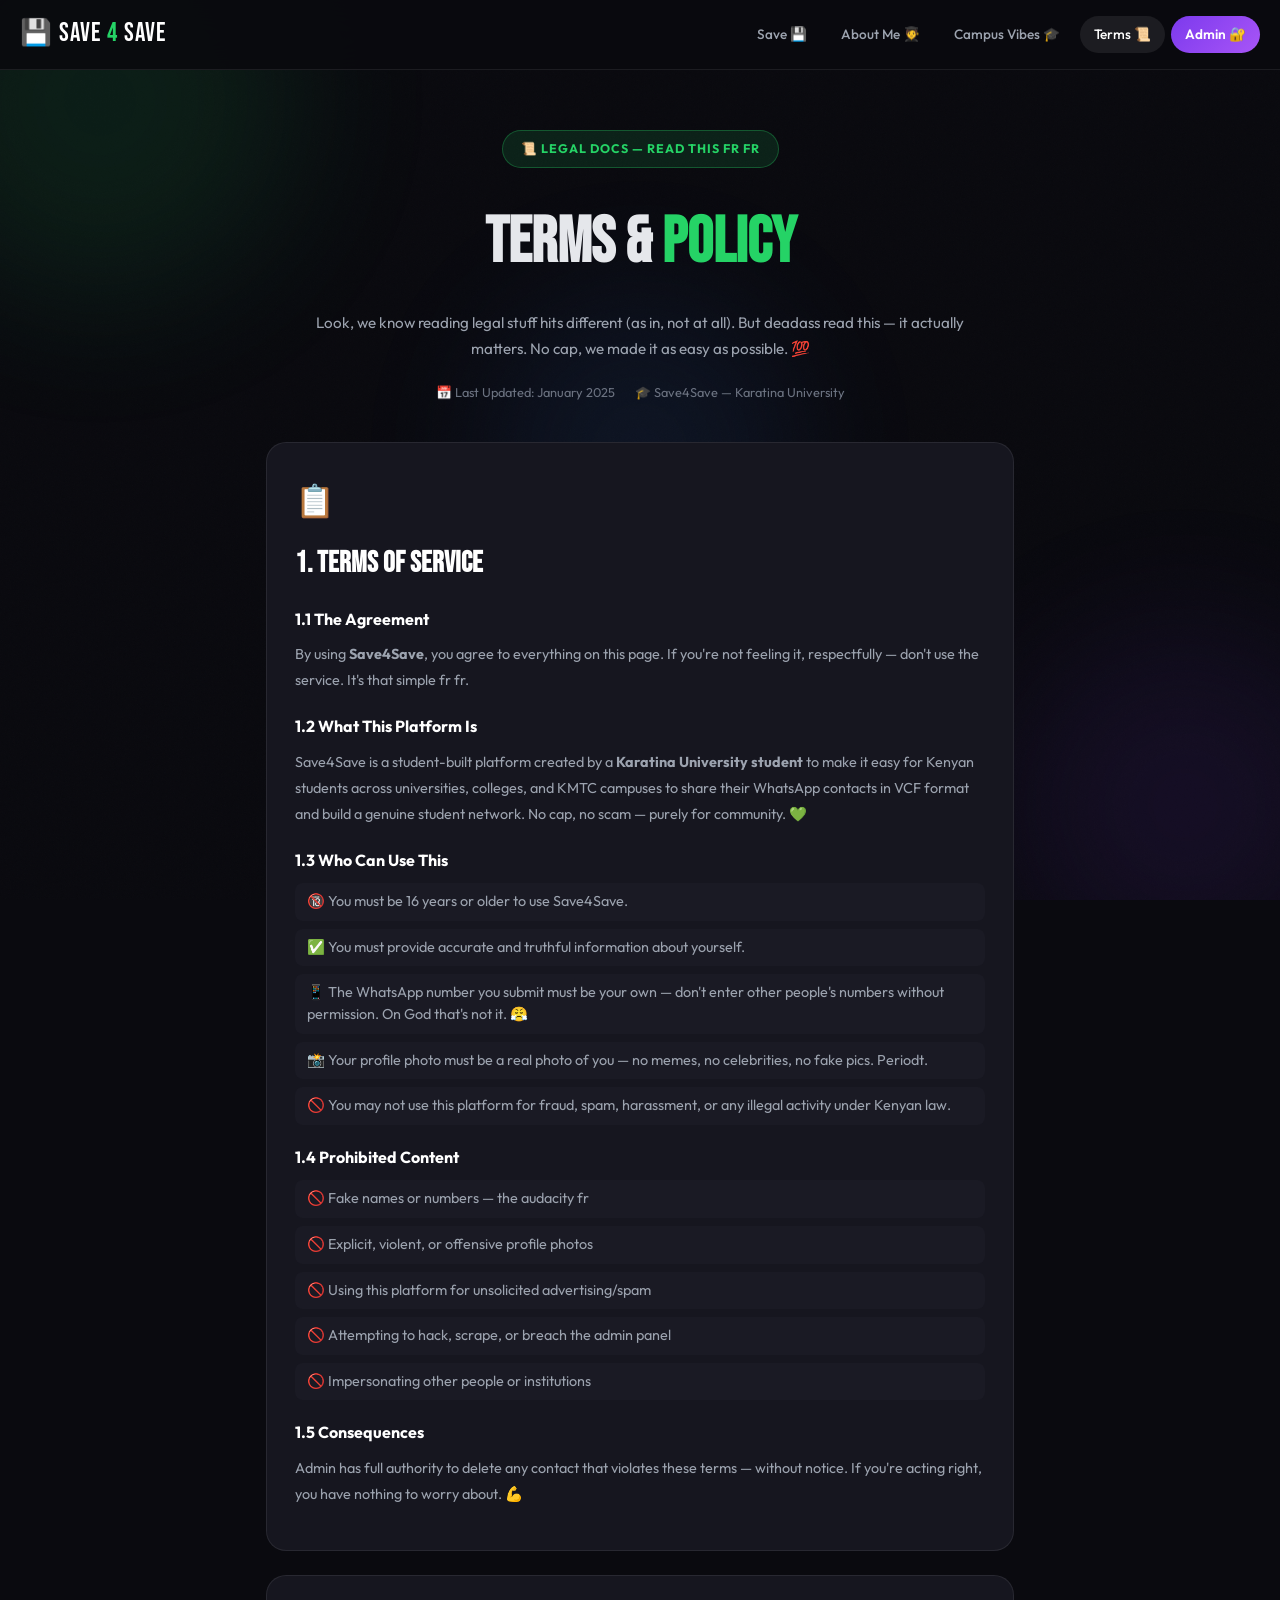
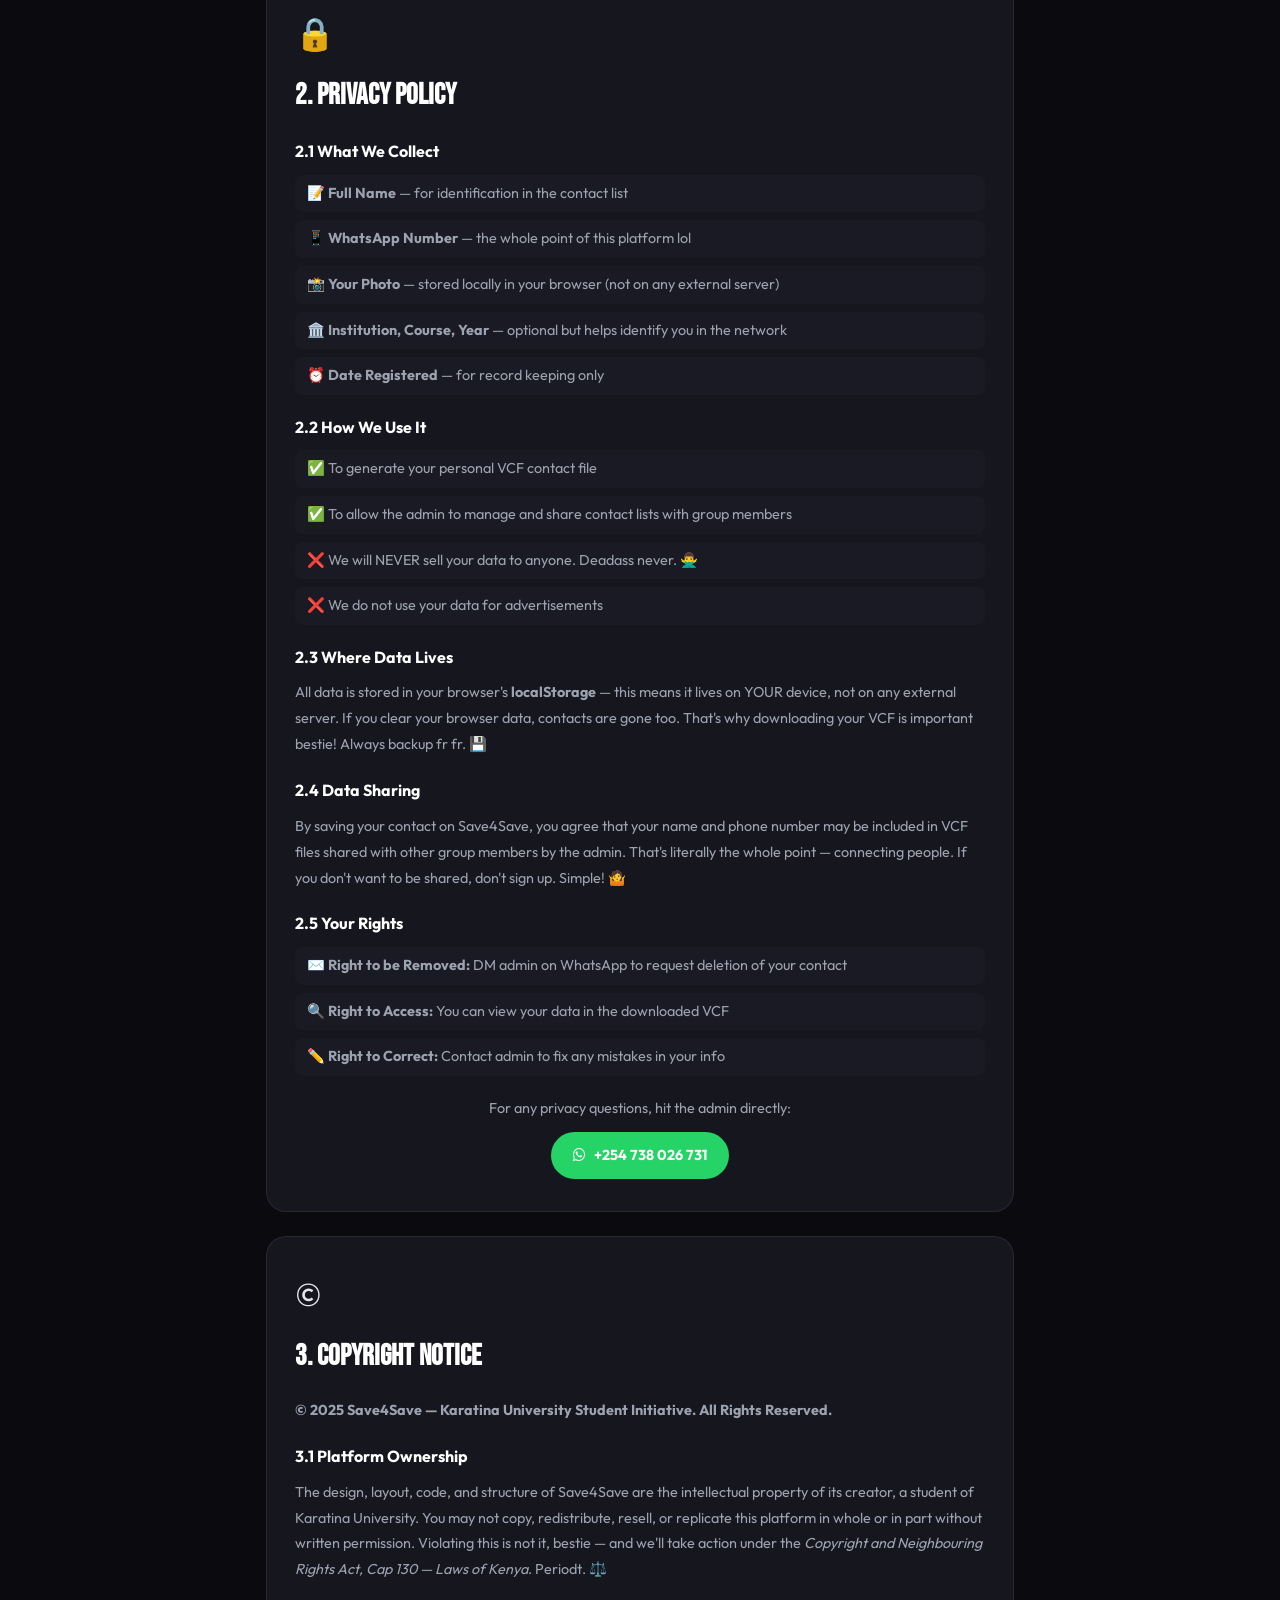
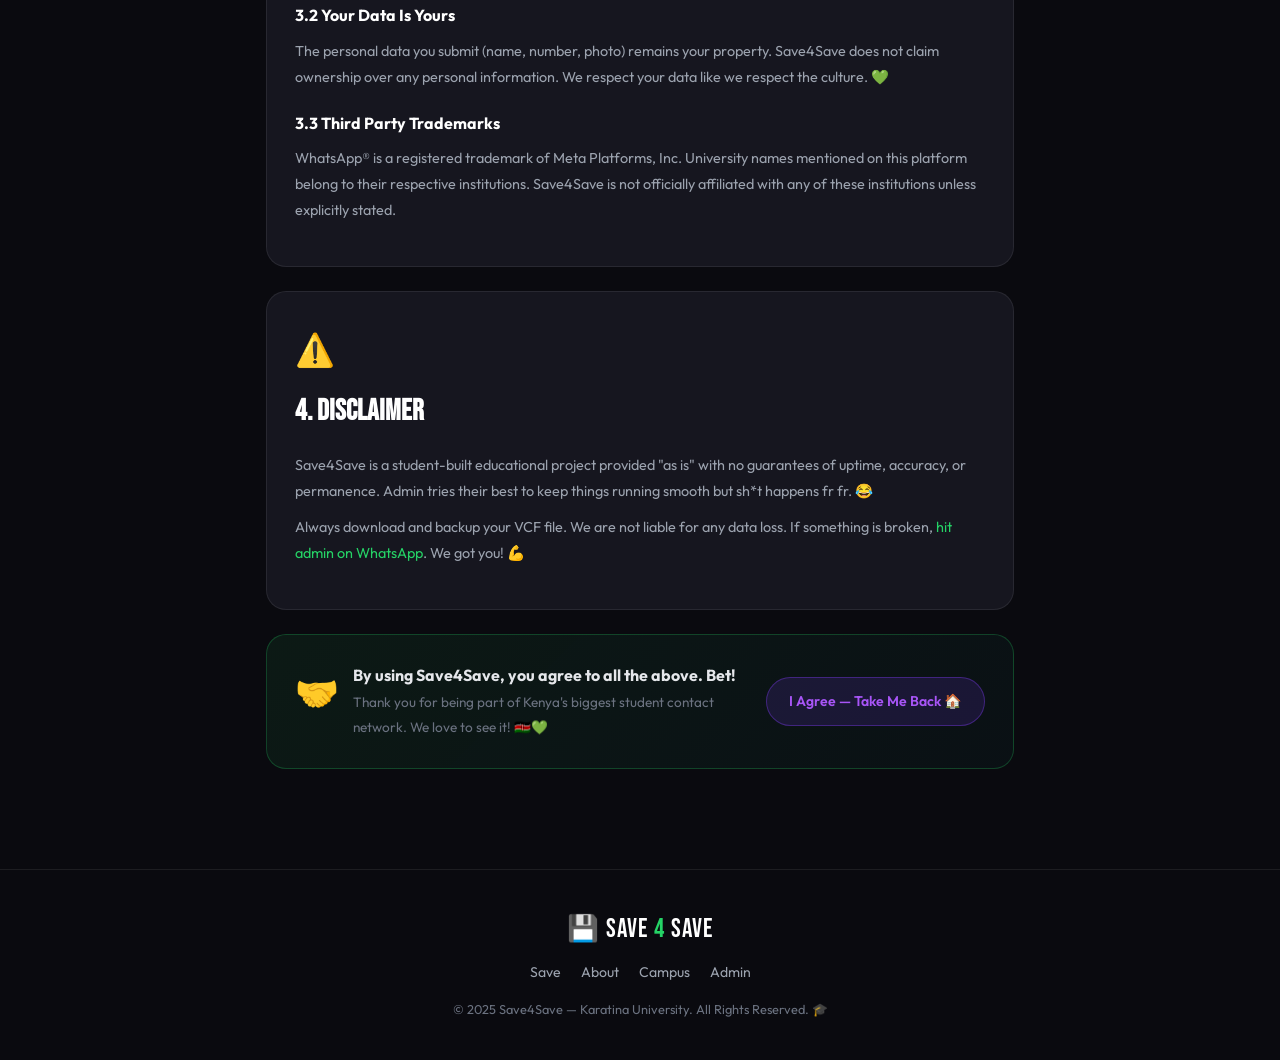
<file: terms.html>
<!doctype html>
<html lang="en">
  <head>
    <meta charset="UTF-8" />
    <meta
      name="viewport"
      content="width=device-width,initial-scale=1.0,maximum-scale=1.0"
    />
    <title>Terms & Policy 📜 | Save4Save</title>
    <link rel="stylesheet" href="style.css" />
    <link
      href="https://fonts.googleapis.com/css2?family=Bebas+Neue&family=Outfit:wght@300;400;500;600;700;800;900&display=swap"
      rel="stylesheet"
    />
    <link
      rel="stylesheet"
      href="https://cdnjs.cloudflare.com/ajax/libs/font-awesome/6.5.0/css/all.min.css"
    />
  </head>
  <body>
    <div class="noise"></div>
    <div class="blobs">
      <div class="bl bl1"></div>
      <div class="bl bl2"></div>
      <div class="bl bl3"></div>
    </div>
    <nav class="navbar">
      <a href="index.html" class="brand"
        ><span>💾</span>Save<span class="g">4</span>Save</a
      >
      <div class="navlinks" id="navLinks">
        <a href="index.html" class="nl">Save 💾</a>
        <a href="about.html" class="nl">About Me 🧑‍🎓</a>
        <a href="campus.html" class="nl">Campus Vibes 🎓</a>
        <a href="terms.html" class="nl active">Terms 📜</a>
        <a href="admin.html" class="nl admin-pill">Admin 🔐</a>
      </div>
      <button class="ham" onclick="toggleNav()">
        <i class="fas fa-bars"></i>
      </button>
    </nav>

    <section class="terms-hero">
      <div class="hero-tag">📜 Legal Docs — Read This Fr Fr</div>
      <h1 class="terms-h1">Terms &amp; <span class="gtext">Policy</span></h1>
      <p class="terms-hero-p">
        Look, we know reading legal stuff hits different (as in, not at all).
        But deadass read this — it actually matters. No cap, we made it as easy
        as possible. 💯
      </p>
      <div class="terms-meta-row">
        <span>📅 Last Updated: January 2025</span>
        <span>🎓 Save4Save — Karatina University</span>
      </div>
    </section>

    <div class="terms-wrap">
      <div class="terms-card" id="terms">
        <div class="terms-sec-icon">📋</div>
        <h2>1. Terms of Service</h2>
        <h3>1.1 The Agreement</h3>
        <p>
          By using <strong>Save4Save</strong>, you agree to everything on this
          page. If you're not feeling it, respectfully — don't use the service.
          It's that simple fr fr.
        </p>
        <h3>1.2 What This Platform Is</h3>
        <p>
          Save4Save is a student-built platform created by a
          <strong>Karatina University student</strong> to make it easy for
          Kenyan students across universities, colleges, and KMTC campuses to
          share their WhatsApp contacts in VCF format and build a genuine
          student network. No cap, no scam — purely for community. 💚
        </p>
        <h3>1.3 Who Can Use This</h3>
        <ul class="tlist">
          <li>🔞 You must be 16 years or older to use Save4Save.</li>
          <li>
            ✅ You must provide accurate and truthful information about
            yourself.
          </li>
          <li>
            📱 The WhatsApp number you submit must be your own — don't enter
            other people's numbers without permission. On God that's not it. 😤
          </li>
          <li>
            📸 Your profile photo must be a real photo of you — no memes, no
            celebrities, no fake pics. Periodt.
          </li>
          <li>
            🚫 You may not use this platform for fraud, spam, harassment, or any
            illegal activity under Kenyan law.
          </li>
        </ul>
        <h3>1.4 Prohibited Content</h3>
        <ul class="tlist">
          <li>🚫 Fake names or numbers — the audacity fr</li>
          <li>🚫 Explicit, violent, or offensive profile photos</li>
          <li>🚫 Using this platform for unsolicited advertising/spam</li>
          <li>🚫 Attempting to hack, scrape, or breach the admin panel</li>
          <li>🚫 Impersonating other people or institutions</li>
        </ul>
        <h3>1.5 Consequences</h3>
        <p>
          Admin has full authority to delete any contact that violates these
          terms — without notice. If you're acting right, you have nothing to
          worry about. 💪
        </p>
      </div>

      <div class="terms-card" id="privacy">
        <div class="terms-sec-icon">🔒</div>
        <h2>2. Privacy Policy</h2>
        <h3>2.1 What We Collect</h3>
        <ul class="tlist">
          <li>
            📝 <strong>Full Name</strong> — for identification in the contact
            list
          </li>
          <li>
            📱 <strong>WhatsApp Number</strong> — the whole point of this
            platform lol
          </li>
          <li>
            📸 <strong>Your Photo</strong> — stored locally in your browser (not
            on any external server)
          </li>
          <li>
            🏛️ <strong>Institution, Course, Year</strong> — optional but helps
            identify you in the network
          </li>
          <li>⏰ <strong>Date Registered</strong> — for record keeping only</li>
        </ul>
        <h3>2.2 How We Use It</h3>
        <ul class="tlist">
          <li>✅ To generate your personal VCF contact file</li>
          <li>
            ✅ To allow the admin to manage and share contact lists with group
            members
          </li>
          <li>❌ We will NEVER sell your data to anyone. Deadass never. 🙅‍♂️</li>
          <li>❌ We do not use your data for advertisements</li>
        </ul>
        <h3>2.3 Where Data Lives</h3>
        <p>
          All data is stored in your browser's <strong>localStorage</strong> —
          this means it lives on YOUR device, not on any external server. If you
          clear your browser data, contacts are gone too. That's why downloading
          your VCF is important bestie! Always backup fr fr. 💾
        </p>
        <h3>2.4 Data Sharing</h3>
        <p>
          By saving your contact on Save4Save, you agree that your name and
          phone number may be included in VCF files shared with other group
          members by the admin. That's literally the whole point — connecting
          people. If you don't want to be shared, don't sign up. Simple! 🤷
        </p>
        <h3>2.5 Your Rights</h3>
        <ul class="tlist">
          <li>
            ✉️ <strong>Right to be Removed:</strong> DM admin on WhatsApp to
            request deletion of your contact
          </li>
          <li>
            🔍 <strong>Right to Access:</strong> You can view your data in the
            downloaded VCF
          </li>
          <li>
            ✏️ <strong>Right to Correct:</strong> Contact admin to fix any
            mistakes in your info
          </li>
        </ul>
        <div class="terms-contact-box">
          <p>For any privacy questions, hit the admin directly:</p>
          <a href="https://wa.me/254738026731" target="_blank" class="btn-wa"
            ><i class="fab fa-whatsapp"></i> +254 738 026 731</a
          >
        </div>
      </div>

      <div class="terms-card">
        <div class="terms-sec-icon">©️</div>
        <h2>3. Copyright Notice</h2>
        <p>
          <strong
            >© 2025 Save4Save — Karatina University Student Initiative. All
            Rights Reserved.</strong
          >
        </p>
        <h3>3.1 Platform Ownership</h3>
        <p>
          The design, layout, code, and structure of Save4Save are the
          intellectual property of its creator, a student of Karatina
          University. You may not copy, redistribute, resell, or replicate this
          platform in whole or in part without written permission. Violating
          this is not it, bestie — and we'll take action under the
          <em>Copyright and Neighbouring Rights Act, Cap 130 — Laws of Kenya</em
          >. Periodt. ⚖️
        </p>
        <h3>3.2 Your Data Is Yours</h3>
        <p>
          The personal data you submit (name, number, photo) remains your
          property. Save4Save does not claim ownership over any personal
          information. We respect your data like we respect the culture. 💚
        </p>
        <h3>3.3 Third Party Trademarks</h3>
        <p>
          WhatsApp® is a registered trademark of Meta Platforms, Inc. University
          names mentioned on this platform belong to their respective
          institutions. Save4Save is not officially affiliated with any of these
          institutions unless explicitly stated.
        </p>
      </div>

      <div class="terms-card">
        <div class="terms-sec-icon">⚠️</div>
        <h2>4. Disclaimer</h2>
        <p>
          Save4Save is a student-built educational project provided "as is" with
          no guarantees of uptime, accuracy, or permanence. Admin tries their
          best to keep things running smooth but sh*t happens fr fr. 😂
        </p>
        <p>
          Always download and backup your VCF file. We are not liable for any
          data loss. If something is broken,
          <a href="https://wa.me/254738026731" target="_blank" class="tlink"
            >hit admin on WhatsApp</a
          >. We got you! 💪
        </p>
      </div>

      <div class="agree-banner">
        <div>
          <span style="font-size: 2.2rem">🤝</span>
          <div>
            <strong>By using Save4Save, you agree to all the above. Bet!</strong
            ><br />
            <span style="color: var(--muted); font-size: 0.85rem"
              >Thank you for being part of Kenya's biggest student contact
              network. We love to see it! 🇰🇪💚</span
            >
          </div>
        </div>
        <a href="index.html" class="btn-primary">I Agree — Take Me Back 🏠</a>
      </div>
    </div>

    <footer class="footer">
      <div class="brand" style="justify-content: center; margin-bottom: 10px">
        <span>💾</span>Save<span class="g">4</span>Save
      </div>
      <div class="flinks">
        <a href="index.html">Save</a><a href="about.html">About</a
        ><a href="campus.html">Campus</a><a href="admin.html">Admin</a>
      </div>
      <p class="fcopy">
        © 2025 Save4Save — Karatina University. All Rights Reserved. 🎓
      </p>
    </footer>
    <div class="toast hidden" id="toast"></div>
    <script src="app.js"></script>
  </body>
</html>
</file>
<file: style.css>
/* ============================================================
   SAVE4SAVE — Complete Mobile-First CSS
   ============================================================ */
:root {
  --bg: #0a0a0f;
  --bg2: #111118;
  --bg3: #1a1a24;
  --card: #16161f;
  --border: rgba(255, 255, 255, 0.08);
  --accent: #25d366;
  --accent2: #128c7e;
  --purple: #7c3aed;
  --purple2: #a855f7;
  --blue: #3b82f6;
  --red: #ef4444;
  --orange: #f97316;
  --yellow: #eab308;
  --white: #ffffff;
  --muted: #6b7280;
  --muted2: #9ca3af;
  --text: #e5e7eb;
  --ff: "Outfit", sans-serif;
  --ff-display: "Bebas Neue", cursive;
  --radius: 16px;
  --radius-sm: 10px;
  --shadow: 0 4px 24px rgba(0, 0, 0, 0.4);
  --shadow-lg: 0 8px 48px rgba(0, 0, 0, 0.6);
  --glow-green: 0 0 20px rgba(37, 211, 102, 0.3);
  --glow-purple: 0 0 20px rgba(124, 58, 237, 0.3);
}
*,
*::before,
*::after {
  box-sizing: border-box;
  margin: 0;
  padding: 0;
}
html {
  scroll-behavior: smooth;
  -webkit-text-size-adjust: 100%;
}
body {
  background: var(--bg);
  color: var(--text);
  font-family: var(--ff);
  font-size: 16px;
  line-height: 1.6;
  overflow-x: hidden;
  min-height: 100vh;
}
.noise {
  position: fixed;
  inset: 0;
  pointer-events: none;
  z-index: 0;
  opacity: 0.3;
  background-image: url("data:image/svg+xml,%3Csvg xmlns='http://www.w3.org/2000/svg' width='300' height='300'%3E%3Cfilter id='n'%3E%3CfeTurbulence baseFrequency='0.75' numOctaves='4' stitchTiles='stitch'/%3E%3C/filter%3E%3Crect width='300' height='300' filter='url(%23n)' opacity='0.08'/%3E%3C/svg%3E");
}
.blobs {
  position: fixed;
  inset: 0;
  pointer-events: none;
  z-index: 0;
  overflow: hidden;
}
.bl {
  position: absolute;
  border-radius: 50%;
  filter: blur(80px);
  opacity: 0.1;
  animation: blobFloat 12s ease-in-out infinite;
}
.bl1 {
  width: 400px;
  height: 400px;
  background: var(--accent);
  top: -100px;
  left: -100px;
  animation-delay: 0s;
}
.bl2 {
  width: 350px;
  height: 350px;
  background: var(--purple);
  bottom: -80px;
  right: -80px;
  animation-delay: -4s;
}
.bl3 {
  width: 300px;
  height: 300px;
  background: var(--blue);
  top: 50%;
  left: 50%;
  transform: translate(-50%, -50%);
  animation-delay: -8s;
}
@keyframes blobFloat {
  0%,
  100% {
    transform: translate(0, 0) scale(1);
  }
  33% {
    transform: translate(30px, -30px) scale(1.05);
  }
  66% {
    transform: translate(-20px, 20px) scale(0.95);
  }
}
.navbar {
  position: sticky;
  top: 0;
  z-index: 1000;
  display: flex;
  align-items: center;
  justify-content: space-between;
  padding: 14px 20px;
  background: rgba(10, 10, 15, 0.92);
  backdrop-filter: blur(20px);
  -webkit-backdrop-filter: blur(20px);
  border-bottom: 1px solid var(--border);
}
.brand {
  font-family: var(--ff-display);
  font-size: 1.6rem;
  letter-spacing: 1px;
  color: var(--white);
  text-decoration: none;
  display: flex;
  align-items: center;
  gap: 6px;
}
.g {
  color: var(--accent);
}
.navlinks {
  display: flex;
  align-items: center;
  gap: 6px;
}
.nl {
  color: var(--muted2);
  text-decoration: none;
  font-size: 0.85rem;
  font-weight: 500;
  padding: 8px 14px;
  border-radius: 50px;
  transition: all 0.2s;
  background: none;
  border: none;
  cursor: pointer;
  font-family: var(--ff);
}
.nl:hover,
.nl.active {
  color: var(--white);
  background: rgba(255, 255, 255, 0.08);
}
.admin-pill {
  background: linear-gradient(135deg, var(--purple), var(--purple2)) !important;
  color: white !important;
  font-weight: 600 !important;
}
.ham {
  display: none;
  background: rgba(255, 255, 255, 0.08);
  border: 1px solid var(--border);
  color: var(--white);
  border-radius: 10px;
  padding: 10px 12px;
  cursor: pointer;
  font-size: 1rem;
}
.hero {
  position: relative;
  z-index: 1;
  padding: 60px 20px 50px;
  text-align: center;
  max-width: 700px;
  margin: 0 auto;
}
.hero-tag {
  display: inline-block;
  background: rgba(37, 211, 102, 0.12);
  border: 1px solid rgba(37, 211, 102, 0.3);
  color: var(--accent);
  font-size: 0.78rem;
  font-weight: 700;
  letter-spacing: 1px;
  padding: 8px 18px;
  border-radius: 50px;
  margin-bottom: 24px;
  text-transform: uppercase;
}
.hero-h1 {
  font-family: var(--ff-display);
  font-size: clamp(3rem, 12vw, 5.5rem);
  line-height: 0.95;
  letter-spacing: 1px;
  margin-bottom: 24px;
  display: flex;
  flex-direction: column;
}
.gtext {
  color: var(--accent);
}
.wtext {
  color: rgba(255, 255, 255, 0.6);
}
.hero-p {
  font-size: clamp(0.95rem, 3.5vw, 1.1rem);
  color: var(--muted2);
  margin-bottom: 36px;
  line-height: 1.8;
  max-width: 540px;
  margin-left: auto;
  margin-right: auto;
}
.wa-hero-card {
  display: flex;
  align-items: center;
  gap: 14px;
  background: rgba(37, 211, 102, 0.08);
  border: 1px solid rgba(37, 211, 102, 0.25);
  border-radius: var(--radius);
  padding: 16px 20px;
  max-width: 480px;
  margin: 0 auto;
  text-align: left;
}
.wa-circle {
  width: 48px;
  height: 48px;
  border-radius: 50%;
  background: var(--accent);
  display: flex;
  align-items: center;
  justify-content: center;
  font-size: 1.4rem;
  color: white;
  flex-shrink: 0;
}
.wa-text {
  flex: 1;
  display: flex;
  flex-direction: column;
  gap: 2px;
}
.wa-text strong {
  font-size: 0.95rem;
  color: var(--white);
  font-weight: 700;
}
.wa-text span {
  font-size: 0.8rem;
  color: var(--muted2);
}
.vcf-explainer {
  position: relative;
  z-index: 1;
  padding: 20px 16px 40px;
  max-width: 900px;
  margin: 0 auto;
}
.vcf-box {
  background: var(--card);
  border: 1px solid var(--border);
  border-radius: 24px;
  padding: 36px 28px;
  text-align: center;
}
.vcf-icon-big {
  font-size: 3rem;
  margin-bottom: 16px;
}
.vcf-title {
  font-family: var(--ff-display);
  font-size: clamp(1.5rem, 6vw, 2.4rem);
  margin-bottom: 10px;
  line-height: 1.2;
}
.vcf-sub {
  color: var(--muted2);
  margin-bottom: 32px;
  font-size: 0.95rem;
}
.vcf-cards {
  display: grid;
  grid-template-columns: repeat(auto-fit, minmax(240px, 1fr));
  gap: 16px;
  margin-bottom: 32px;
  text-align: left;
}
.vcf-card {
  background: var(--bg3);
  border: 1px solid var(--border);
  border-radius: var(--radius);
  padding: 22px 20px;
  transition:
    transform 0.2s,
    border-color 0.2s;
}
.vcf-card:hover {
  transform: translateY(-2px);
  border-color: rgba(37, 211, 102, 0.3);
}
.vcf-card-icon {
  font-size: 2rem;
  margin-bottom: 12px;
}
.vcf-card h3 {
  font-size: 1rem;
  font-weight: 700;
  color: var(--white);
  margin-bottom: 10px;
}
.vcf-card p {
  font-size: 0.88rem;
  color: var(--muted2);
  line-height: 1.7;
}
.vcf-steps {
  display: flex;
  flex-direction: column;
  gap: 12px;
  max-width: 500px;
  margin: 0 auto;
  text-align: left;
}
.vcf-step {
  display: flex;
  align-items: center;
  gap: 14px;
  background: var(--bg3);
  border: 1px solid var(--border);
  border-radius: 12px;
  padding: 14px 18px;
  font-size: 0.9rem;
}
.vs-num {
  width: 32px;
  height: 32px;
  border-radius: 50%;
  background: linear-gradient(135deg, var(--accent), var(--accent2));
  color: white;
  font-weight: 800;
  font-size: 0.85rem;
  display: flex;
  align-items: center;
  justify-content: center;
  flex-shrink: 0;
}
.phone-demo-wrap {
  display: flex;
  justify-content: center;
  gap: 16px;
  flex-wrap: wrap;
  margin: 28px 0;
}
.phone-mock {
  width: 130px;
  background: var(--bg3);
  border: 2px solid rgba(255, 255, 255, 0.1);
  border-radius: 20px;
  padding: 14px 10px;
  text-align: center;
}
.phone-mock .pm-icon {
  font-size: 2rem;
  margin-bottom: 8px;
}
.phone-mock .pm-label {
  font-weight: 700;
  color: var(--white);
  font-size: 0.8rem;
}
.phone-mock .pm-step {
  font-size: 0.7rem;
  color: var(--muted2);
  margin-top: 6px;
  line-height: 1.4;
}
.callout {
  position: relative;
  z-index: 1;
  display: flex;
  align-items: center;
  gap: 14px;
  background: linear-gradient(
    135deg,
    rgba(124, 58, 237, 0.12),
    rgba(168, 85, 247, 0.08)
  );
  border: 1px solid rgba(124, 58, 237, 0.3);
  border-radius: var(--radius);
  padding: 20px;
  flex-wrap: wrap;
  max-width: 860px;
  margin: 0 auto 20px;
}
.callout-icon {
  font-size: 2rem;
  flex-shrink: 0;
}
.callout > div {
  flex: 1;
  min-width: 200px;
}
.callout strong {
  display: block;
  font-size: 0.95rem;
  margin-bottom: 4px;
  color: var(--white);
}
.callout p {
  font-size: 0.82rem;
  color: var(--muted2);
}
.steps-wrap {
  position: relative;
  z-index: 1;
  max-width: 780px;
  margin: 0 auto;
  padding: 20px 16px 60px;
}
.step-bar {
  display: flex;
  align-items: center;
  justify-content: center;
  margin-bottom: 40px;
}
.sbi {
  display: flex;
  flex-direction: column;
  align-items: center;
  gap: 8px;
  font-size: 0.82rem;
  font-weight: 600;
  color: var(--muted);
}
.sc {
  width: 44px;
  height: 44px;
  border-radius: 50%;
  background: var(--bg3);
  border: 2px solid var(--border);
  display: flex;
  align-items: center;
  justify-content: center;
  font-weight: 700;
  font-size: 1rem;
  transition: all 0.3s;
  position: relative;
}
.sc-active {
  background: linear-gradient(135deg, var(--accent), var(--accent2));
  border-color: transparent;
  color: white;
  box-shadow: var(--glow-green);
}
.sc-check {
  display: none;
}
.sc-active .snum {
  display: none;
}
.sc-active .sc-check {
  display: inline;
}
.sline {
  height: 2px;
  width: 80px;
  background: var(--border);
  margin: 0 8px;
  margin-bottom: 28px;
  transition: background 0.4s;
}
.sline.done {
  background: var(--accent);
}
.step-panel {
  background: var(--card);
  border: 1px solid var(--border);
  border-radius: 20px;
  padding: 28px 22px;
  margin-bottom: 20px;
  position: relative;
  overflow: hidden;
}
.step-tag {
  font-size: 0.72rem;
  font-weight: 700;
  text-transform: uppercase;
  letter-spacing: 2px;
  color: var(--accent);
  margin-bottom: 12px;
}
.step-h {
  font-family: var(--ff-display);
  font-size: clamp(1.6rem, 6vw, 2.2rem);
  margin-bottom: 12px;
}
.step-desc {
  color: var(--muted2);
  font-size: 0.9rem;
  margin-bottom: 28px;
  line-height: 1.7;
}
.locked-panel {
  overflow: hidden;
}
.locked-ov {
  position: absolute;
  inset: 0;
  background: rgba(10, 10, 15, 0.88);
  backdrop-filter: blur(4px);
  z-index: 10;
  display: flex;
  align-items: center;
  justify-content: center;
  padding: 20px;
}
.locked-box {
  text-align: center;
  max-width: 320px;
}
.lock-emoji {
  font-size: 3rem;
  margin-bottom: 14px;
}
.locked-box h3 {
  font-family: var(--ff-display);
  font-size: 1.6rem;
  margin-bottom: 10px;
}
.locked-box p {
  font-size: 0.88rem;
  color: var(--muted2);
  margin-bottom: 20px;
  line-height: 1.6;
}
.admin-card {
  background: var(--bg3);
  border: 1px solid var(--border);
  border-radius: var(--radius);
  padding: 20px;
  margin-bottom: 24px;
  display: flex;
  align-items: flex-start;
  gap: 18px;
  flex-wrap: wrap;
}
.admin-ava-wrap {
  position: relative;
  flex-shrink: 0;
}
.admin-ava {
  width: 88px;
  height: 88px;
  border-radius: 50%;
  overflow: hidden;
  border: 3px solid var(--accent);
  background: var(--bg);
  display: flex;
  align-items: center;
  justify-content: center;
  flex-shrink: 0;
}
.admin-ava img {
  width: 100%;
  height: 100%;
  object-fit: cover;
  border-radius: 50%;
  display: block;
}
.online-dot {
  position: absolute;
  bottom: 4px;
  right: 4px;
  width: 16px;
  height: 16px;
  border-radius: 50%;
  background: var(--accent);
  border: 3px solid var(--card);
  animation: pulse-green 2s ease-in-out infinite;
}
@keyframes pulse-green {
  0%,
  100% {
    box-shadow: 0 0 0 0 rgba(37, 211, 102, 0.6);
  }
  50% {
    box-shadow: 0 0 0 6px rgba(37, 211, 102, 0);
  }
}
.admin-info {
  flex: 1;
  min-width: 200px;
}
.admin-name-row {
  display: flex;
  align-items: center;
  gap: 10px;
  flex-wrap: wrap;
  margin-bottom: 8px;
}
.admin-name-row h3 {
  font-size: 1.2rem;
  font-weight: 700;
}
.vbadge {
  background: rgba(37, 211, 102, 0.15);
  border: 1px solid rgba(37, 211, 102, 0.3);
  color: var(--accent);
  font-size: 0.72rem;
  font-weight: 700;
  padding: 3px 10px;
  border-radius: 50px;
}
.num-chip {
  display: inline-flex;
  align-items: center;
  gap: 6px;
  background: rgba(37, 211, 102, 0.1);
  border: 1px solid rgba(37, 211, 102, 0.2);
  color: var(--accent);
  font-size: 0.88rem;
  font-weight: 600;
  padding: 6px 14px;
  border-radius: 50px;
  margin-bottom: 10px;
}
.atags {
  display: flex;
  flex-wrap: wrap;
  gap: 6px;
}
.atag {
  font-size: 0.75rem;
  padding: 4px 12px;
  border-radius: 50px;
  font-weight: 600;
  border: 1px solid transparent;
}
.tg {
  background: rgba(37, 211, 102, 0.1);
  border-color: rgba(37, 211, 102, 0.25);
  color: var(--accent);
}
.tb {
  background: rgba(124, 58, 237, 0.1);
  border-color: rgba(124, 58, 237, 0.25);
  color: var(--purple2);
}
.s1actions {
  text-align: center;
}
.s1hint {
  font-size: 0.82rem;
  color: var(--muted);
  margin: 14px 0;
  line-height: 1.6;
}
.btn-skip {
  background: none;
  border: 1px solid var(--border);
  color: var(--muted2);
  font-family: var(--ff);
  font-size: 0.85rem;
  padding: 12px 22px;
  border-radius: 50px;
  cursor: pointer;
  transition: all 0.2s;
}
.btn-skip:hover {
  border-color: var(--accent);
  color: var(--accent);
}
.form-card {
  background: var(--bg3);
  border: 1px solid var(--border);
  border-radius: var(--radius);
  padding: 24px 20px;
}
.fgrid {
  display: grid;
  grid-template-columns: 1fr 1fr;
  gap: 14px;
  margin-top: 20px;
}
.fg {
  display: flex;
  flex-direction: column;
  gap: 6px;
}
.fg.full {
  grid-column: 1/-1;
}
.fl {
  font-size: 0.82rem;
  font-weight: 600;
  color: var(--muted2);
  letter-spacing: 0.3px;
}
.fi {
  background: rgba(255, 255, 255, 0.05);
  border: 1px solid var(--border);
  border-radius: var(--radius-sm);
  color: var(--white);
  font-family: var(--ff);
  font-size: 0.92rem;
  padding: 12px 14px;
  width: 100%;
  transition:
    border-color 0.2s,
    box-shadow 0.2s;
  outline: none;
  -webkit-appearance: none;
  appearance: none;
}
.fi:focus {
  border-color: var(--accent);
  box-shadow: 0 0 0 3px rgba(37, 211, 102, 0.1);
}
.fi::placeholder {
  color: var(--muted);
}
select.fi {
  cursor: pointer;
}
select.fi option {
  background: #1a1a24;
  color: var(--text);
}
textarea.fi {
  resize: vertical;
  min-height: 90px;
}
.pfx-wrap {
  display: flex;
  align-items: stretch;
  border: 1px solid var(--border);
  border-radius: var(--radius-sm);
  overflow: hidden;
}
.pfx {
  background: rgba(37, 211, 102, 0.1);
  color: var(--accent);
  font-weight: 700;
  font-size: 0.88rem;
  padding: 12px;
  border-right: 1px solid var(--border);
  display: flex;
  align-items: center;
  white-space: nowrap;
}
.pfxi {
  border: none !important;
  border-radius: 0 !important;
  flex: 1;
}
.pfx-wrap:focus-within {
  border-color: var(--accent);
  box-shadow: 0 0 0 3px rgba(37, 211, 102, 0.1);
}
.upload-zone {
  border: 2px dashed var(--border);
  border-radius: var(--radius);
  padding: 28px 20px;
  text-align: center;
  cursor: pointer;
  transition: all 0.2s;
  margin-bottom: 6px;
  min-height: 140px;
  display: flex;
  align-items: center;
  justify-content: center;
  position: relative;
  overflow: hidden;
  flex-direction: column;
}
.upload-zone:hover,
.upload-zone.drag {
  border-color: var(--accent);
  background: rgba(37, 211, 102, 0.04);
}
.uz-title {
  font-weight: 700;
  font-size: 1rem;
  margin-bottom: 4px;
}
.uz-hint {
  font-size: 0.8rem;
  color: var(--muted);
}
.pic-prev {
  max-height: 200px;
  max-width: 100%;
  border-radius: 12px;
  object-fit: contain;
}
.hidden {
  display: none !important;
}
.chk-row {
  display: flex;
  align-items: center;
  gap: 12px;
  margin: 20px 0;
  cursor: pointer;
  font-size: 0.88rem;
}
input[type="checkbox"] {
  display: none;
}
.chkbox {
  width: 22px;
  height: 22px;
  border: 2px solid var(--border);
  border-radius: 6px;
  flex-shrink: 0;
  transition: all 0.2s;
  display: flex;
  align-items: center;
  justify-content: center;
}
input[type="checkbox"]:checked + .chkbox {
  background: var(--accent);
  border-color: var(--accent);
}
input[type="checkbox"]:checked + .chkbox::after {
  content: "✓";
  color: white;
  font-weight: 900;
  font-size: 0.85rem;
}
.tlink {
  color: var(--accent);
  text-decoration: none;
}
.tlink:hover {
  text-decoration: underline;
}
.btn-giant {
  display: inline-flex;
  align-items: center;
  justify-content: center;
  gap: 10px;
  background: linear-gradient(135deg, var(--purple), var(--purple2));
  color: white;
  border: none;
  border-radius: 50px;
  padding: 16px 32px;
  font-family: var(--ff);
  font-size: 1rem;
  font-weight: 700;
  cursor: pointer;
  width: 100%;
  transition: all 0.2s;
  box-shadow: 0 4px 20px rgba(124, 58, 237, 0.4);
}
.btn-giant:hover {
  transform: translateY(-2px);
  box-shadow: 0 8px 30px rgba(124, 58, 237, 0.5);
}
.btn-giant:active {
  transform: translateY(0);
}
.green-giant {
  background: linear-gradient(135deg, var(--accent), var(--accent2)) !important;
  box-shadow: 0 4px 20px rgba(37, 211, 102, 0.4) !important;
}
.green-giant:hover {
  box-shadow: 0 8px 30px rgba(37, 211, 102, 0.5) !important;
}
.btn-wa {
  display: inline-flex;
  align-items: center;
  gap: 8px;
  background: var(--accent);
  color: white;
  text-decoration: none;
  border-radius: 50px;
  padding: 12px 22px;
  font-size: 0.9rem;
  font-weight: 700;
  transition: all 0.2s;
  white-space: nowrap;
  border: none;
  cursor: pointer;
  font-family: var(--ff);
}
.btn-wa:hover {
  background: var(--accent2);
  transform: translateY(-1px);
}
.btn-primary {
  display: inline-flex;
  align-items: center;
  gap: 8px;
  background: rgba(124, 58, 237, 0.15);
  border: 1px solid rgba(124, 58, 237, 0.4);
  color: var(--purple2);
  border-radius: 50px;
  padding: 12px 22px;
  font-family: var(--ff);
  font-size: 0.88rem;
  font-weight: 600;
  cursor: pointer;
  text-decoration: none;
  transition: all 0.2s;
}
.btn-primary:hover {
  background: rgba(124, 58, 237, 0.25);
  transform: translateY(-1px);
}
.btn-sm-green {
  display: inline-flex;
  align-items: center;
  gap: 8px;
  background: rgba(37, 211, 102, 0.12);
  border: 1px solid rgba(37, 211, 102, 0.3);
  color: var(--accent);
  border-radius: 50px;
  padding: 10px 18px;
  font-family: var(--ff);
  font-size: 0.85rem;
  font-weight: 600;
  cursor: pointer;
  transition: all 0.2s;
}
.btn-sm-green:hover {
  background: rgba(37, 211, 102, 0.22);
}
.btn-ghost {
  display: inline-flex;
  align-items: center;
  gap: 8px;
  background: rgba(255, 255, 255, 0.05);
  border: 1px solid var(--border);
  color: var(--muted2);
  border-radius: 50px;
  padding: 12px 22px;
  font-family: var(--ff);
  font-size: 0.88rem;
  font-weight: 600;
  cursor: pointer;
  transition: all 0.2s;
}
.btn-ghost:hover {
  border-color: var(--muted2);
  color: var(--white);
}
.btn-danger {
  display: inline-flex;
  align-items: center;
  gap: 8px;
  background: rgba(239, 68, 68, 0.15);
  border: 1px solid rgba(239, 68, 68, 0.4);
  color: var(--red);
  border-radius: 50px;
  padding: 12px 22px;
  font-family: var(--ff);
  font-size: 0.88rem;
  font-weight: 600;
  cursor: pointer;
  transition: all 0.2s;
}
.btn-danger:hover {
  background: rgba(239, 68, 68, 0.25);
}
.modal-bg {
  position: fixed;
  inset: 0;
  background: rgba(0, 0, 0, 0.8);
  backdrop-filter: blur(8px);
  z-index: 9999;
  display: flex;
  align-items: center;
  justify-content: center;
  padding: 20px;
}
.modal-box {
  background: var(--card);
  border: 1px solid var(--border);
  border-radius: 24px;
  padding: 36px 28px;
  max-width: 420px;
  width: 100%;
  text-align: center;
  animation: modalIn 0.25s ease;
}
@keyframes modalIn {
  from {
    transform: scale(0.85);
    opacity: 0;
  }
  to {
    transform: scale(1);
    opacity: 1;
  }
}
.modal-emoji {
  font-size: 3rem;
  margin-bottom: 16px;
}
.modal-box h3 {
  font-family: var(--ff-display);
  font-size: 1.8rem;
  margin-bottom: 10px;
}
.modal-box p {
  color: var(--muted2);
  font-size: 0.9rem;
  margin-bottom: 24px;
  line-height: 1.6;
}
.modal-btns {
  display: flex;
  gap: 10px;
  justify-content: center;
  flex-wrap: wrap;
}
.toast {
  position: fixed;
  bottom: 24px;
  left: 50%;
  transform: translateX(-50%);
  background: var(--card);
  border: 1px solid var(--border);
  border-radius: 50px;
  padding: 14px 24px;
  font-size: 0.9rem;
  font-weight: 600;
  z-index: 99999;
  box-shadow: var(--shadow-lg);
  white-space: nowrap;
  animation: toastIn 0.3s ease;
  max-width: 90vw;
  text-align: center;
}
@keyframes toastIn {
  from {
    transform: translateX(-50%) translateY(20px);
    opacity: 0;
  }
  to {
    transform: translateX(-50%) translateY(0);
    opacity: 1;
  }
}
.footer {
  position: relative;
  z-index: 1;
  text-align: center;
  padding: 40px 20px;
  border-top: 1px solid var(--border);
  margin-top: 40px;
}
.flinks {
  display: flex;
  justify-content: center;
  gap: 20px;
  margin-bottom: 16px;
  flex-wrap: wrap;
}
.flinks a {
  color: var(--muted2);
  text-decoration: none;
  font-size: 0.88rem;
  transition: color 0.2s;
}
.flinks a:hover {
  color: var(--accent);
}
.fcopy {
  color: var(--muted);
  font-size: 0.8rem;
}
/* CAMPUS */
.campus-hero {
  position: relative;
  z-index: 1;
  padding: 60px 20px 40px;
  text-align: center;
  max-width: 700px;
  margin: 0 auto;
}
.campus-hero-tag {
  display: inline-block;
  background: rgba(37, 211, 102, 0.12);
  border: 1px solid rgba(37, 211, 102, 0.3);
  color: var(--accent);
  font-size: 0.78rem;
  font-weight: 700;
  letter-spacing: 1px;
  padding: 8px 18px;
  border-radius: 50px;
  margin-bottom: 22px;
  text-transform: uppercase;
}
.campus-hero-h {
  font-family: var(--ff-display);
  font-size: clamp(2.5rem, 10vw, 4.5rem);
  line-height: 0.98;
  margin-bottom: 18px;
}
.campus-hero-p {
  color: var(--muted2);
  font-size: 0.95rem;
  margin-bottom: 28px;
  line-height: 1.7;
}
.campus-stats {
  display: flex;
  justify-content: center;
  gap: 30px;
  flex-wrap: wrap;
}
.cstat {
  display: flex;
  flex-direction: column;
  align-items: center;
  gap: 4px;
}
.cstat span {
  font-family: var(--ff-display);
  font-size: 2rem;
  color: var(--white);
}
.cstat label {
  font-size: 0.78rem;
  color: var(--muted);
  text-transform: uppercase;
  letter-spacing: 1px;
}
.campus-filters {
  position: relative;
  z-index: 1;
  display: flex;
  justify-content: center;
  gap: 8px;
  flex-wrap: wrap;
  padding: 0 16px 24px;
}
.cf-btn {
  background: rgba(255, 255, 255, 0.05);
  border: 1px solid var(--border);
  color: var(--muted2);
  border-radius: 50px;
  padding: 8px 18px;
  font-family: var(--ff);
  font-size: 0.84rem;
  font-weight: 600;
  cursor: pointer;
  transition: all 0.2s;
}
.cf-btn.active,
.cf-btn:hover {
  background: var(--accent);
  border-color: var(--accent);
  color: white;
}
.campus-grid-wrap {
  position: relative;
  z-index: 1;
  padding: 0 16px 60px;
  max-width: 1100px;
  margin: 0 auto;
}
.campus-grid {
  display: grid;
  grid-template-columns: repeat(auto-fill, minmax(280px, 1fr));
  gap: 16px;
}
.cg-card {
  background: var(--card);
  border: 1px solid var(--border);
  border-radius: var(--radius);
  overflow: hidden;
  cursor: pointer;
  transition:
    transform 0.2s,
    border-color 0.2s;
}
.cg-card:hover {
  transform: translateY(-4px);
  border-color: rgba(37, 211, 102, 0.3);
}
.cg-img-wrap {
  height: 200px;
  overflow: hidden;
  background: var(--bg3);
  display: flex;
  align-items: center;
  justify-content: center;
  font-size: 3rem;
}
.cg-img-wrap img {
  width: 100%;
  height: 100%;
  object-fit: cover;
  display: block;
}
.cg-body {
  padding: 16px;
}
.cg-inst {
  font-weight: 700;
  font-size: 0.92rem;
  margin-bottom: 4px;
}
.cg-caption {
  color: var(--muted2);
  font-size: 0.82rem;
  margin-bottom: 10px;
}
.cg-foot {
  display: flex;
  align-items: center;
  justify-content: space-between;
}
.cg-cat {
  font-size: 0.72rem;
  padding: 3px 10px;
  border-radius: 50px;
  background: rgba(37, 211, 102, 0.1);
  color: var(--accent);
  border: 1px solid rgba(37, 211, 102, 0.2);
}
.like-btn {
  display: flex;
  align-items: center;
  gap: 5px;
  background: none;
  border: none;
  color: var(--muted);
  font-size: 0.82rem;
  cursor: pointer;
  transition: color 0.2s;
  font-family: var(--ff);
}
.like-btn.liked {
  color: #ef4444;
}
.like-btn:hover {
  color: #ef4444;
}
.campus-empty {
  text-align: center;
  padding: 60px 20px;
  color: var(--muted2);
}
.photo-modal-box {
  background: var(--card);
  border: 1px solid var(--border);
  border-radius: 24px;
  max-width: 880px;
  width: 100%;
  overflow: hidden;
  position: relative;
  max-height: 90vh;
  overflow-y: auto;
}
.photo-close {
  position: absolute;
  top: 14px;
  right: 14px;
  background: rgba(255, 255, 255, 0.1);
  border: none;
  color: white;
  width: 36px;
  height: 36px;
  border-radius: 50%;
  cursor: pointer;
  font-size: 0.9rem;
  z-index: 10;
  transition: background 0.2s;
}
.photo-close:hover {
  background: rgba(255, 255, 255, 0.2);
}
.photo-modal-inner {
  display: grid;
  grid-template-columns: 1fr 1fr;
}
.photo-modal-left {
  background: #000;
  display: flex;
  align-items: center;
  justify-content: center;
  min-height: 300px;
}
.modal-photo-img {
  max-width: 100%;
  max-height: 60vh;
  object-fit: contain;
}
.photo-modal-right {
  padding: 28px;
  overflow-y: auto;
}
.modal-photo-inst {
  font-weight: 700;
  font-size: 1.1rem;
  margin-bottom: 6px;
}
.modal-photo-caption {
  color: var(--muted2);
  font-size: 0.88rem;
  margin-bottom: 10px;
}
.modal-photo-cat {
  display: inline-block;
  background: rgba(37, 211, 102, 0.1);
  color: var(--accent);
  border: 1px solid rgba(37, 211, 102, 0.2);
  font-size: 0.75rem;
  padding: 3px 12px;
  border-radius: 50px;
  margin-bottom: 18px;
}
.like-btn-modal {
  display: flex;
  align-items: center;
  gap: 8px;
  background: rgba(239, 68, 68, 0.1);
  border: 1px solid rgba(239, 68, 68, 0.3);
  color: var(--red);
  border-radius: 50px;
  padding: 10px 20px;
  font-family: var(--ff);
  font-weight: 600;
  font-size: 0.88rem;
  cursor: pointer;
  transition: all 0.2s;
  margin-bottom: 20px;
}
.like-btn-modal.liked {
  background: rgba(239, 68, 68, 0.2);
}
.modal-comments-h {
  font-weight: 700;
  margin-bottom: 12px;
  font-size: 0.95rem;
}
.modal-comments-list {
  display: flex;
  flex-direction: column;
  gap: 10px;
  margin-bottom: 16px;
  max-height: 180px;
  overflow-y: auto;
}
.comment-item {
  background: var(--bg3);
  border-radius: 10px;
  padding: 10px 12px;
  font-size: 0.83rem;
}
.comment-item strong {
  color: var(--accent);
  display: block;
  margin-bottom: 2px;
}
.modal-comment-form {
  display: flex;
  flex-direction: column;
  gap: 8px;
}
/* ADMIN */
.login-screen {
  min-height: 100vh;
  display: flex;
  align-items: center;
  justify-content: center;
  padding: 20px;
  position: relative;
  z-index: 1;
}
.login-card {
  background: var(--card);
  border: 1px solid var(--border);
  border-radius: 24px;
  padding: 40px 28px;
  max-width: 420px;
  width: 100%;
}
.login-h {
  font-family: var(--ff-display);
  font-size: 2.2rem;
  text-align: center;
  margin-bottom: 6px;
}
.login-sub {
  text-align: center;
  color: var(--muted2);
  font-size: 0.88rem;
  margin-bottom: 28px;
}
.login-err {
  background: rgba(239, 68, 68, 0.1);
  border: 1px solid rgba(239, 68, 68, 0.3);
  color: var(--red);
  border-radius: 10px;
  padding: 10px 14px;
  font-size: 0.85rem;
  margin-bottom: 14px;
  text-align: center;
}
.eye-wrap {
  position: relative;
}
.eye-btn {
  position: absolute;
  right: 12px;
  top: 50%;
  transform: translateY(-50%);
  background: none;
  border: none;
  color: var(--muted);
  cursor: pointer;
  padding: 4px;
  transition: color 0.2s;
}
.eye-btn:hover {
  color: var(--white);
}
.admin-dash {
  position: relative;
  z-index: 1;
}
.admin-stats {
  display: grid;
  grid-template-columns: repeat(4, 1fr);
  gap: 12px;
  padding: 20px;
  max-width: 1100px;
  margin: 0 auto;
}
.astat {
  background: var(--card);
  border: 1px solid var(--border);
  border-radius: var(--radius);
  padding: 18px;
  text-align: center;
  display: flex;
  flex-direction: column;
  align-items: center;
  gap: 8px;
}
.astat i {
  font-size: 1.4rem;
  color: var(--accent);
}
.astat span {
  font-family: var(--ff-display);
  font-size: 1.6rem;
  color: var(--white);
}
.astat label {
  font-size: 0.75rem;
  color: var(--muted);
  text-transform: uppercase;
}
.admin-nav-tabs {
  display: flex;
  gap: 8px;
  padding: 0 20px 16px;
  border-bottom: 1px solid var(--border);
  overflow-x: auto;
  -ms-overflow-style: none;
  scrollbar-width: none;
  max-width: 1100px;
  margin: 0 auto;
}
.admin-nav-tabs::-webkit-scrollbar {
  display: none;
}
.adtab {
  background: rgba(255, 255, 255, 0.05);
  border: 1px solid var(--border);
  color: var(--muted2);
  border-radius: 50px;
  padding: 9px 20px;
  font-family: var(--ff);
  font-size: 0.84rem;
  font-weight: 600;
  cursor: pointer;
  white-space: nowrap;
  transition: all 0.2s;
}
.adtab.active,
.adtab:hover {
  background: var(--accent);
  border-color: var(--accent);
  color: white;
}
.admin-tab-panel {
  padding: 24px 20px;
  max-width: 1100px;
  margin: 0 auto;
}
.contacts-toolbar {
  display: flex;
  align-items: flex-start;
  justify-content: space-between;
  gap: 16px;
  margin-bottom: 20px;
  flex-wrap: wrap;
}
.search-wrap {
  position: relative;
}
.si {
  position: absolute;
  left: 14px;
  top: 50%;
  transform: translateY(-50%);
  color: var(--muted);
  font-size: 0.9rem;
}
.search-inp {
  background: rgba(255, 255, 255, 0.05);
  border: 1px solid var(--border);
  border-radius: 50px;
  color: var(--white);
  font-family: var(--ff);
  font-size: 0.88rem;
  padding: 10px 14px 10px 36px;
  width: 100%;
  outline: none;
  transition: border-color 0.2s;
}
.search-inp:focus {
  border-color: var(--accent);
}
.table-wrap {
  overflow-x: auto;
}
.ctable {
  width: 100%;
  border-collapse: collapse;
  font-size: 0.85rem;
}
.ctable th {
  background: var(--bg3);
  color: var(--muted2);
  font-weight: 600;
  padding: 12px 14px;
  text-align: left;
  border-bottom: 1px solid var(--border);
  white-space: nowrap;
  font-size: 0.78rem;
  text-transform: uppercase;
  letter-spacing: 0.5px;
}
.ctable td {
  padding: 12px 14px;
  border-bottom: 1px solid rgba(255, 255, 255, 0.04);
  vertical-align: middle;
}
.ctable tr:hover td {
  background: rgba(255, 255, 255, 0.02);
}
.ct-avatar {
  width: 38px;
  height: 38px;
  border-radius: 50%;
  object-fit: cover;
  border: 2px solid var(--border);
}
.ct-av-placeholder {
  width: 38px;
  height: 38px;
  border-radius: 50%;
  background: var(--bg3);
  display: flex;
  align-items: center;
  justify-content: center;
  font-size: 1rem;
}
.empty-st {
  text-align: center;
  padding: 60px 20px;
  color: var(--muted2);
  font-size: 0.9rem;
}
.admin-photo-grid {
  display: grid;
  grid-template-columns: repeat(auto-fill, minmax(200px, 1fr));
  gap: 14px;
  margin-top: 16px;
}
.apg-card {
  background: var(--bg3);
  border: 1px solid var(--border);
  border-radius: var(--radius);
  overflow: hidden;
}
.apg-img {
  height: 140px;
  overflow: hidden;
  background: var(--bg);
  display: flex;
  align-items: center;
  justify-content: center;
}
.apg-img img {
  width: 100%;
  height: 100%;
  object-fit: cover;
}
.apg-body {
  padding: 12px;
  font-size: 0.82rem;
}
.apg-inst {
  font-weight: 700;
  margin-bottom: 4px;
}
.apg-caption {
  color: var(--muted2);
  margin-bottom: 8px;
}
.pass-msg {
  border-radius: 10px;
  padding: 10px 14px;
  font-size: 0.85rem;
  margin-bottom: 14px;
}
.pass-msg.ok {
  background: rgba(37, 211, 102, 0.1);
  border: 1px solid rgba(37, 211, 102, 0.3);
  color: var(--accent);
}
.pass-msg.err {
  background: rgba(239, 68, 68, 0.1);
  border: 1px solid rgba(239, 68, 68, 0.3);
  color: var(--red);
}
.link-display {
  background: var(--bg3);
  border: 1px solid var(--border);
  border-radius: 10px;
  padding: 12px 14px;
  font-size: 0.82rem;
  color: var(--muted2);
  word-break: break-all;
  font-family: monospace;
}
.skill-tag {
  display: flex;
  align-items: center;
  gap: 8px;
  background: var(--bg3);
  border: 1px solid var(--border);
  border-radius: 50px;
  padding: 6px 14px;
  font-size: 0.82rem;
}
.skill-bar-wrap {
  flex: 1;
  height: 6px;
  background: rgba(255, 255, 255, 0.08);
  border-radius: 3px;
  overflow: hidden;
}
.skill-bar {
  height: 100%;
  background: linear-gradient(90deg, var(--accent), var(--accent2));
  border-radius: 3px;
}
.skill-del {
  background: none;
  border: none;
  color: var(--red);
  cursor: pointer;
  font-size: 0.8rem;
  padding: 2px 4px;
}
.exp-entry {
  background: var(--bg3);
  border: 1px solid var(--border);
  border-radius: var(--radius);
  padding: 16px;
  margin-bottom: 10px;
}
/* TERMS */
.terms-hero {
  position: relative;
  z-index: 1;
  padding: 60px 20px 40px;
  text-align: center;
  max-width: 700px;
  margin: 0 auto;
}
.terms-h1 {
  font-family: var(--ff-display);
  font-size: clamp(2.5rem, 10vw, 4rem);
  margin-bottom: 16px;
}
.terms-hero-p {
  color: var(--muted2);
  font-size: 0.95rem;
  line-height: 1.7;
  margin-bottom: 20px;
}
.terms-meta-row {
  display: flex;
  justify-content: center;
  gap: 20px;
  flex-wrap: wrap;
  font-size: 0.8rem;
  color: var(--muted);
}
.terms-wrap {
  position: relative;
  z-index: 1;
  max-width: 780px;
  margin: 0 auto;
  padding: 0 16px 60px;
  display: flex;
  flex-direction: column;
  gap: 24px;
}
.terms-card {
  background: var(--card);
  border: 1px solid var(--border);
  border-radius: 20px;
  padding: 32px 28px;
}
.terms-sec-icon {
  font-size: 2rem;
  margin-bottom: 14px;
}
.terms-card h2 {
  font-family: var(--ff-display);
  font-size: 1.8rem;
  margin-bottom: 18px;
  color: var(--white);
}
.terms-card h3 {
  font-size: 1rem;
  font-weight: 700;
  color: var(--white);
  margin: 20px 0 10px;
}
.terms-card p {
  color: var(--muted2);
  font-size: 0.9rem;
  line-height: 1.8;
  margin-bottom: 10px;
}
.tlist {
  list-style: none;
  display: flex;
  flex-direction: column;
  gap: 8px;
}
.tlist li {
  color: var(--muted2);
  font-size: 0.9rem;
  padding: 8px 12px;
  background: var(--bg3);
  border-radius: 8px;
  line-height: 1.5;
}
.terms-contact-box {
  margin-top: 20px;
  text-align: center;
}
.agree-banner {
  background: linear-gradient(
    135deg,
    rgba(37, 211, 102, 0.08),
    rgba(18, 140, 126, 0.05)
  );
  border: 1px solid rgba(37, 211, 102, 0.25);
  border-radius: 20px;
  padding: 28px;
  display: flex;
  align-items: center;
  gap: 20px;
  flex-wrap: wrap;
  justify-content: space-between;
}
.agree-banner > div {
  display: flex;
  align-items: flex-start;
  gap: 14px;
  flex: 1;
}
/* RESPONSIVE */
@media (max-width: 768px) {
  .navlinks {
    display: none;
    position: fixed;
    top: 0;
    left: 0;
    right: 0;
    bottom: 0;
    background: rgba(10, 10, 15, 0.98);
    backdrop-filter: blur(20px);
    flex-direction: column;
    align-items: center;
    justify-content: center;
    gap: 10px;
    z-index: 999;
  }
  .navlinks.open {
    display: flex;
  }
  .ham {
    display: flex;
    align-items: center;
    justify-content: center;
    z-index: 1000;
  }
  .nl {
    font-size: 1.2rem;
    padding: 14px 30px;
  }
  .fgrid {
    grid-template-columns: 1fr;
  }
  .fg.full {
    grid-column: 1;
  }
  .admin-stats {
    grid-template-columns: repeat(2, 1fr);
  }
  .photo-modal-inner {
    grid-template-columns: 1fr;
  }
  .photo-modal-left {
    min-height: 220px;
  }
  .contacts-toolbar {
    flex-direction: column;
  }
  .callout {
    flex-direction: column;
  }
}
@media (max-width: 480px) {
  .navbar {
    padding: 12px 16px;
  }
  .brand {
    font-size: 1.3rem;
  }
  .hero {
    padding: 40px 16px 36px;
  }
  .step-panel {
    padding: 22px 16px;
  }
  .admin-card {
    flex-direction: column;
  }
  .wa-hero-card {
    flex-direction: column;
    text-align: center;
  }
  .modal-box {
    padding: 28px 20px;
    border-radius: 20px;
  }
  .vcf-box {
    padding: 28px 16px;
  }
  .vcf-cards {
    grid-template-columns: 1fr;
  }
  .sline {
    width: 40px;
  }
  .modal-btns {
    flex-direction: column;
    align-items: stretch;
  }
  .modal-btns button,
  .modal-btns a {
    width: 100%;
    text-align: center;
    justify-content: center;
  }
  .terms-card {
    padding: 22px 16px;
  }
  .agree-banner {
    flex-direction: column;
    text-align: center;
  }
  .agree-banner > div {
    justify-content: center;
  }
  .campus-grid {
    grid-template-columns: 1fr;
  }
  .btn-giant {
    font-size: 0.92rem;
    padding: 15px 24px;
  }
  .vcf-step {
    padding: 12px 14px;
    font-size: 0.84rem;
  }
  .admin-nav-tabs {
    padding: 0 16px 14px;
  }
  .adtab {
    padding: 8px 14px;
    font-size: 0.8rem;
  }
  .admin-tab-panel {
    padding: 18px 14px;
  }
  .phone-demo-wrap {
    gap: 10px;
  }
  .phone-mock {
    width: 110px;
  }
}
body,
html {
  max-width: 100%;
  overflow-x: hidden;
}
img {
  max-width: 100%;
}
@supports (padding: env(safe-area-inset-bottom)) {
  .navbar {
    padding-top: max(14px, env(safe-area-inset-top));
  }
  .toast {
    bottom: max(24px, env(safe-area-inset-bottom));
  }
}

/* ============================================================
   ABOUT ME PAGE — Complete Styles
   ============================================================ */

/* ---- HERO ---- */
.about-hero {
  position: relative;
  z-index: 1;
  min-height: 420px;
  display: flex;
  align-items: flex-end;
  overflow: hidden;
}

.about-hero-bg {
  position: absolute;
  inset: 0;
  background:
    linear-gradient(
      to bottom,
      rgba(10, 10, 15, 0.2) 0%,
      rgba(10, 10, 15, 0.6) 55%,
      #0a0a0f 100%
    ),
    url("https://images.unsplash.com/photo-1547471080-7cc2caa01a7e?w=1400&q=80")
      center/cover no-repeat;
  z-index: 0;
}

.about-hero-content {
  position: relative;
  z-index: 2;
  display: flex;
  align-items: flex-end;
  gap: 28px;
  padding: 0 24px 40px;
  max-width: 900px;
  margin: 0 auto;
  width: 100%;
  flex-wrap: wrap;
}

/* ---- PROFILE AVATAR ---- */
.profile-ava-big {
  width: 120px;
  height: 120px;
  border-radius: 50%;
  border: 4px solid var(--accent);
  background: var(--bg3);
  display: flex;
  align-items: center;
  justify-content: center;
  font-size: 2.8rem;
  overflow: hidden;
  flex-shrink: 0;
  box-shadow:
    0 0 0 6px rgba(37, 211, 102, 0.15),
    var(--shadow-lg);
  position: relative;
  bottom: -10px;
}

.profile-ava-big img {
  width: 100%;
  height: 100%;
  object-fit: cover;
  border-radius: 50%;
}

/* ---- PROFILE HERO INFO ---- */
.profile-hero-info {
  flex: 1;
  min-width: 240px;
  padding-bottom: 4px;
}

.profile-tag {
  display: inline-block;
  background: rgba(37, 211, 102, 0.15);
  border: 1px solid rgba(37, 211, 102, 0.35);
  color: var(--accent);
  font-size: 0.75rem;
  font-weight: 700;
  letter-spacing: 1px;
  padding: 5px 14px;
  border-radius: 50px;
  margin-bottom: 10px;
  text-transform: uppercase;
}

.profile-name {
  font-family: var(--ff-display);
  font-size: clamp(2rem, 7vw, 3.4rem);
  line-height: 1;
  margin-bottom: 12px;
  text-shadow: 0 2px 16px rgba(0, 0, 0, 0.6);
}

.profile-meta-row {
  display: flex;
  flex-wrap: wrap;
  gap: 14px;
  margin-bottom: 12px;
}

.pmeta {
  display: flex;
  align-items: center;
  gap: 6px;
  font-size: 0.84rem;
  color: rgba(255, 255, 255, 0.75);
}

.pmeta i {
  color: var(--accent);
  font-size: 0.8rem;
}

.profile-bio-text {
  font-size: 0.9rem;
  color: rgba(255, 255, 255, 0.7);
  margin-bottom: 18px;
  line-height: 1.6;
  max-width: 480px;
}

.profile-hero-btns {
  display: flex;
  gap: 10px;
  flex-wrap: wrap;
}

/* ---- ABOUT SECTION (Tabs) ---- */
.about-section {
  position: relative;
  z-index: 1;
  max-width: 900px;
  margin: 0 auto;
  padding: 0 16px 60px;
}

.about-tabs {
  display: flex;
  gap: 8px;
  padding: 24px 0 20px;
  border-bottom: 1px solid var(--border);
  overflow-x: auto;
  -ms-overflow-style: none;
  scrollbar-width: none;
}
.about-tabs::-webkit-scrollbar {
  display: none;
}

.atab {
  background: rgba(255, 255, 255, 0.05);
  border: 1px solid var(--border);
  color: var(--muted2);
  border-radius: 50px;
  padding: 10px 22px;
  font-family: var(--ff);
  font-size: 0.88rem;
  font-weight: 600;
  cursor: pointer;
  white-space: nowrap;
  transition: all 0.2s;
}

.atab.active,
.atab:hover {
  background: var(--accent);
  border-color: var(--accent);
  color: white;
}

.atab-panel {
  padding-top: 28px;
}

/* ---- INFO TAB ---- */
.info-grid {
  display: grid;
  grid-template-columns: 1fr 300px;
  gap: 20px;
  margin-bottom: 28px;
}

.info-card-big {
  background: var(--card);
  border: 1px solid var(--border);
  border-radius: 20px;
  padding: 28px 24px;
}

.icb-header {
  display: flex;
  align-items: center;
  gap: 12px;
  margin-bottom: 16px;
}

.icb-icon {
  font-size: 1.8rem;
}

.icb-header h3 {
  font-family: var(--ff-display);
  font-size: 1.4rem;
}

.info-card-big p {
  color: var(--muted2);
  font-size: 0.9rem;
  line-height: 1.8;
  margin-bottom: 20px;
}

/* chips */
.about-chips {
  display: flex;
  flex-wrap: wrap;
  gap: 8px;
}

.chip {
  font-size: 0.78rem;
  font-weight: 600;
  padding: 6px 14px;
  border-radius: 50px;
  border: 1px solid transparent;
}

.chip-green {
  background: rgba(37, 211, 102, 0.12);
  border-color: rgba(37, 211, 102, 0.3);
  color: var(--accent);
}
.chip-blue {
  background: rgba(59, 130, 246, 0.12);
  border-color: rgba(59, 130, 246, 0.3);
  color: #60a5fa;
}
.chip-yellow {
  background: rgba(234, 179, 8, 0.12);
  border-color: rgba(234, 179, 8, 0.3);
  color: #facc15;
}
.chip-pink {
  background: rgba(236, 72, 153, 0.12);
  border-color: rgba(236, 72, 153, 0.3);
  color: #f472b6;
}

/* side cards */
.side-cards {
  display: flex;
  flex-direction: column;
  gap: 10px;
}

.side-card {
  background: var(--card);
  border: 1px solid var(--border);
  border-radius: 14px;
  padding: 14px 16px;
  display: flex;
  align-items: center;
  gap: 14px;
  transition: border-color 0.2s;
}

.side-card:hover {
  border-color: rgba(37, 211, 102, 0.3);
}

.sc-icon {
  font-size: 1.4rem;
  flex-shrink: 0;
}

.sc-label {
  font-size: 0.72rem;
  color: var(--muted);
  text-transform: uppercase;
  letter-spacing: 0.5px;
  margin-bottom: 2px;
}

.sc-val {
  font-size: 0.9rem;
  font-weight: 600;
  color: var(--white);
}

/* ---- KARATINA SPOTLIGHT ---- */
.uni-spotlight {
  background: var(--card);
  border: 1px solid var(--border);
  border-radius: 20px;
  overflow: hidden;
  display: grid;
  grid-template-columns: 1fr 1fr;
  margin-top: 8px;
}

.uni-spot-img {
  position: relative;
  min-height: 240px;
  overflow: hidden;
}

.uni-spot-img img {
  width: 100%;
  height: 100%;
  object-fit: cover;
  display: block;
  transition: transform 0.4s;
}

.uni-spotlight:hover .uni-spot-img img {
  transform: scale(1.04);
}

.uni-spot-overlay {
  position: absolute;
  bottom: 0;
  left: 0;
  right: 0;
  background: linear-gradient(transparent, rgba(0, 0, 0, 0.7));
  padding: 20px 16px 14px;
}

.uni-spot-name {
  font-weight: 700;
  font-size: 0.9rem;
  color: white;
}

.uni-spot-info {
  padding: 28px 24px;
  display: flex;
  flex-direction: column;
  justify-content: center;
  gap: 14px;
}

.uni-spot-info h3 {
  font-family: var(--ff-display);
  font-size: 1.5rem;
  line-height: 1.2;
}

.uni-spot-info p {
  color: var(--muted2);
  font-size: 0.88rem;
  line-height: 1.8;
}

.uni-facts {
  display: flex;
  gap: 16px;
  flex-wrap: wrap;
}

.uni-fact {
  display: flex;
  flex-direction: column;
  align-items: center;
  gap: 2px;
}

.uf-num {
  font-family: var(--ff-display);
  font-size: 1.3rem;
  color: var(--accent);
}

.uf-label {
  font-size: 0.7rem;
  color: var(--muted);
  text-transform: uppercase;
  letter-spacing: 0.5px;
}

/* ---- EXPERIENCE TAB ---- */
.tab-section-h {
  font-family: var(--ff-display);
  font-size: 2rem;
  margin-bottom: 8px;
}

.tab-section-p {
  color: var(--muted2);
  font-size: 0.9rem;
  margin-bottom: 28px;
  line-height: 1.6;
}

/* Timeline */
.exp-timeline {
  position: relative;
  padding-left: 28px;
  margin-bottom: 40px;
}

.exp-timeline::before {
  content: "";
  position: absolute;
  left: 10px;
  top: 8px;
  bottom: 8px;
  width: 2px;
  background: linear-gradient(to bottom, var(--accent), var(--purple));
}

.exp-item {
  position: relative;
  background: var(--card);
  border: 1px solid var(--border);
  border-radius: 16px;
  padding: 20px 20px;
  margin-bottom: 16px;
  transition: border-color 0.2s;
}

.exp-item:hover {
  border-color: rgba(37, 211, 102, 0.3);
}

.exp-item::before {
  content: "";
  position: absolute;
  left: -23px;
  top: 24px;
  width: 12px;
  height: 12px;
  border-radius: 50%;
  background: var(--accent);
  border: 3px solid var(--bg);
  box-shadow: var(--glow-green);
}

.exp-role {
  font-weight: 700;
  font-size: 1rem;
  color: var(--white);
  margin-bottom: 4px;
}

.exp-org {
  font-size: 0.88rem;
  color: var(--accent);
  margin-bottom: 4px;
}

.exp-dur {
  font-size: 0.78rem;
  color: var(--muted);
}

/* Default experience items shown if none in localStorage */
.exp-default {
  display: flex;
  flex-direction: column;
  gap: 16px;
}

/* Skills grid */
.skills-section {
  margin-top: 8px;
}

.skills-h {
  font-family: var(--ff-display);
  font-size: 1.6rem;
  margin-bottom: 16px;
}

.skills-grid {
  display: grid;
  grid-template-columns: repeat(auto-fill, minmax(260px, 1fr));
  gap: 12px;
}

.skill-item {
  background: var(--card);
  border: 1px solid var(--border);
  border-radius: 14px;
  padding: 16px 18px;
  display: flex;
  flex-direction: column;
  gap: 10px;
}

.skill-name-row {
  display: flex;
  justify-content: space-between;
  align-items: center;
}

.skill-name {
  font-weight: 600;
  font-size: 0.9rem;
}

.skill-pct {
  font-size: 0.78rem;
  color: var(--accent);
  font-weight: 700;
}

.skill-track {
  height: 7px;
  background: rgba(255, 255, 255, 0.07);
  border-radius: 4px;
  overflow: hidden;
}

.skill-fill {
  height: 100%;
  background: linear-gradient(90deg, var(--accent), var(--accent2));
  border-radius: 4px;
  transition: width 1s ease;
}

/* ---- GALLERY TAB ---- */
.gallery-header {
  margin-bottom: 4px;
}

.gallery-grid {
  display: grid;
  grid-template-columns: repeat(auto-fill, minmax(240px, 1fr));
  gap: 14px;
}

.gallery-item {
  background: var(--card);
  border: 1px solid var(--border);
  border-radius: var(--radius);
  overflow: hidden;
  cursor: pointer;
  transition:
    transform 0.2s,
    border-color 0.2s;
}

.gallery-item:hover {
  transform: translateY(-3px);
  border-color: rgba(37, 211, 102, 0.3);
}

.gallery-img {
  height: 180px;
  overflow: hidden;
  background: var(--bg3);
  display: flex;
  align-items: center;
  justify-content: center;
}

.gallery-img img {
  width: 100%;
  height: 100%;
  object-fit: cover;
  display: block;
  transition: transform 0.3s;
}

.gallery-item:hover .gallery-img img {
  transform: scale(1.05);
}

.gallery-caption {
  padding: 12px 14px;
  font-size: 0.82rem;
  color: var(--muted2);
  line-height: 1.4;
}

.gallery-empty {
  grid-column: 1 / -1;
  text-align: center;
  padding: 60px 20px;
  color: var(--muted2);
  font-size: 0.9rem;
  line-height: 1.8;
}

/* ============================================================
   ABOUT PAGE RESPONSIVE
   ============================================================ */

@media (max-width: 768px) {
  .info-grid {
    grid-template-columns: 1fr;
  }
  .uni-spotlight {
    grid-template-columns: 1fr;
  }
  .uni-spot-img {
    min-height: 200px;
  }
  .about-hero-content {
    padding: 0 16px 32px;
    gap: 16px;
  }
  .profile-ava-big {
    width: 90px;
    height: 90px;
    font-size: 2rem;
  }
  .profile-name {
    font-size: clamp(1.8rem, 7vw, 2.8rem);
  }
}

@media (max-width: 480px) {
  .about-hero {
    min-height: 360px;
  }
  .about-hero-content {
    flex-direction: column;
    align-items: flex-start;
  }
  .profile-ava-big {
    bottom: 0;
  }
  .profile-hero-btns {
    flex-direction: column;
  }
  .profile-hero-btns .btn-wa,
  .profile-hero-btns .btn-ghost {
    width: 100%;
    justify-content: center;
  }
  .skills-grid {
    grid-template-columns: 1fr;
  }
  .gallery-grid {
    grid-template-columns: 1fr 1fr;
  }
  .about-tabs {
    gap: 6px;
  }
  .atab {
    padding: 9px 16px;
    font-size: 0.82rem;
  }
  .tab-section-h {
    font-size: 1.6rem;
  }
  .uni-facts {
    gap: 12px;
  }
}

@media (max-width: 360px) {
  .gallery-grid {
    grid-template-columns: 1fr;
  }
}

/* ---- ABOUT PAGE FULL BG (persists across all tabs) ---- */
.about-page-bg {
  position: fixed;
  inset: 0;
  z-index: 0;
  background:
    linear-gradient(
      to bottom,
      rgba(10, 10, 15, 0.55) 0%,
      rgba(10, 10, 15, 0.75) 40%,
      rgba(10, 10, 15, 0.95) 80%,
      #0a0a0f 100%
    ),
    url("https://images.unsplash.com/photo-1547471080-7cc2caa01a7e?w=1600&q=80")
      center/cover no-repeat fixed;
  pointer-events: none;
}

/* Make about content sit above bg */
.about-hero,
.about-section,
.footer,
.navbar,
.toast {
  position: relative;
  z-index: 2;
}

/* Remove the old about-hero-bg since we now use fixed full page bg */
.about-hero-bg {
  display: none;
}

/* Hero gets transparent bg now since page bg shows through */
.about-hero {
  min-height: 380px;
  background: transparent;
}

/* Campus hero bg also applied as full page for campus page */
.campus-page-bg {
  position: fixed;
  inset: 0;
  z-index: 0;
  background:
    linear-gradient(
      to bottom,
      rgba(10, 10, 15, 0.4) 0%,
      rgba(10, 10, 15, 0.7) 35%,
      rgba(10, 10, 15, 0.95) 70%,
      #0a0a0f 100%
    ),
    url("https://images.unsplash.com/photo-1547471080-7cc2caa01a7e?w=1600&q=80")
      center/cover no-repeat fixed;
  pointer-events: none;
}

.campus-hero-bg {
  background: transparent !important;
}
.campus-hero-bg::before {
  display: none !important;
}
.campus-hero-bg,
.campus-filters,
.campus-grid-wrap,
.footer,
.campus-page-bg ~ .navbar,
.campus-page-bg ~ .noise ~ .blobs ~ .navbar {
  position: relative;
  z-index: 2;
}
/* General rule: anything after the fixed bg layers needs to be above */
body > .navbar {
  position: relative;
  z-index: 2;
}
</file>
